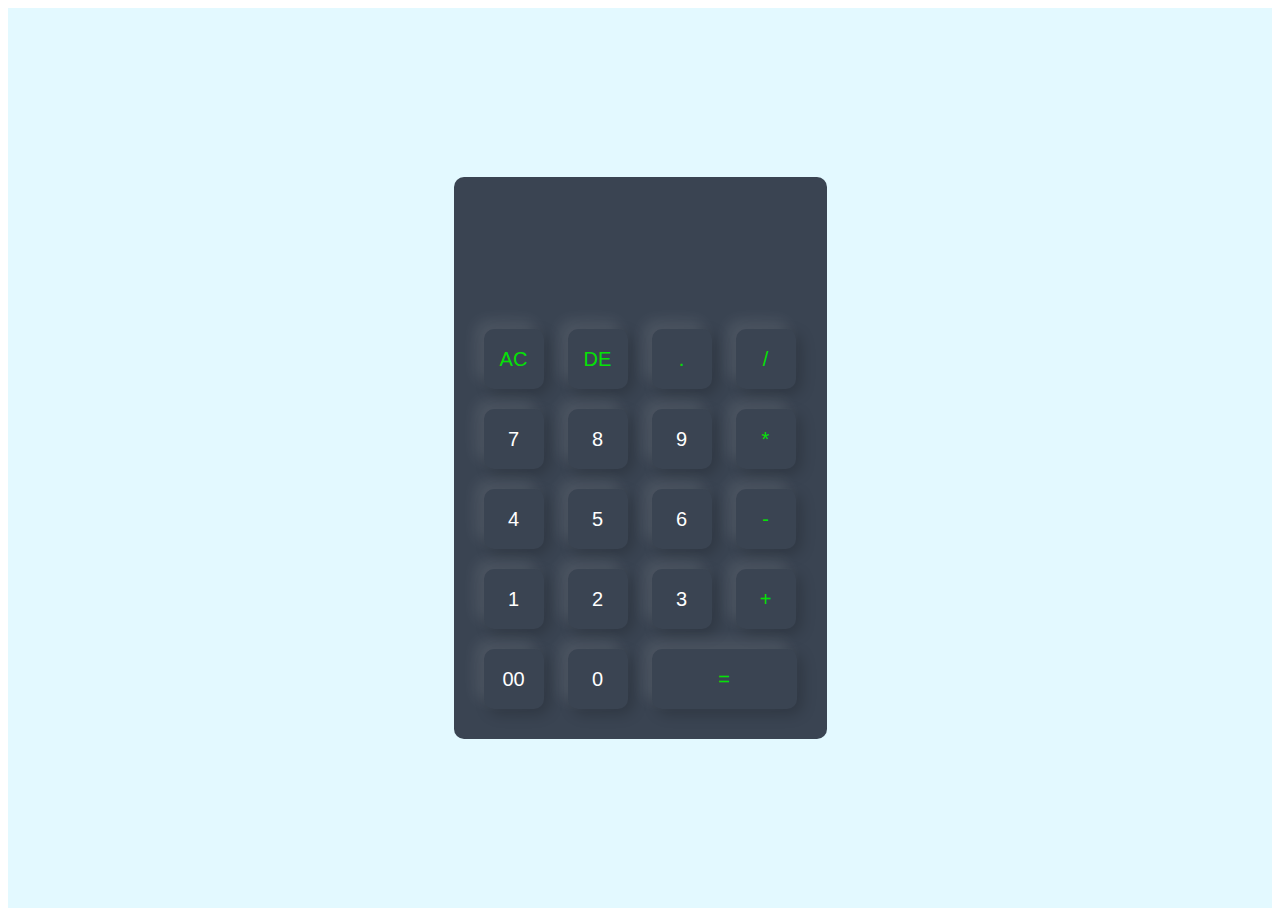
<file: Calculator/index.html>
<!DOCTYPE html>
<html lang="en">
<head>
    <meta charset="UTF-8">
    <meta name="viewport" content="width=device-width, initial-scale=1.0">
    <title>Calculator Using Javascript- Dope Developers</title>
    <link rel="stylesheet" href="style.css">
</head>
<body>
    <div class="container">
        <div class="calculator">
            <form>
                <div class="display">
                    <input type="text" name="display">
                </div>
                <div>
                    <input type="button" value="AC" onclick="display.value = '' " class="operator">
                    <input type="button" value="DE" onclick="display.value = display.value.toString().slice(0,-1)" class="operator">
                    <input type="button" value="." onclick="display.value += '.' " class="operator">
                    <input type="button" value="/" onclick="display.value += '/' " class="operator">
                </div>
                <div>
                    <input type="button" value="7" onclick="display.value += '7' ">
                    <input type="button" value="8" onclick="display.value += '8' ">
                    <input type="button" value="9" onclick="display.value += '9' ">
                    <input type="button" value="*" onclick="display.value += '*' "class="operator">
                </div>
                <div>
                    <input type="button" value="4" onclick="display.value += '4' ">
                    <input type="button" value="5" onclick="display.value += '5' ">
                    <input type="button" value="6" onclick="display.value += '6' ">
                    <input type="button" value="-" onclick="display.value += '-' " class="operator">
                </div>
                <div>
                    <input type="button" value="1" onclick="display.value += '1' ">
                    <input type="button" value="2" onclick="display.value += '2' ">
                    <input type="button" value="3" onclick="display.value += '3' ">
                    <input type="button" value="+" onclick="display.value += '+' " class="operator">
                </div>
                <div>
                    <input type="button" value="00" onclick="display.value += '00' ">
                    <input type="button" value="0" onclick="display.value += '0' ">
                    <input type="button" value="=" onclick="display.value = eval(display.value)" class="equal operator">
                    
                </div>
            </form>
        </div>
    </div>
</body>
</html>
</file>
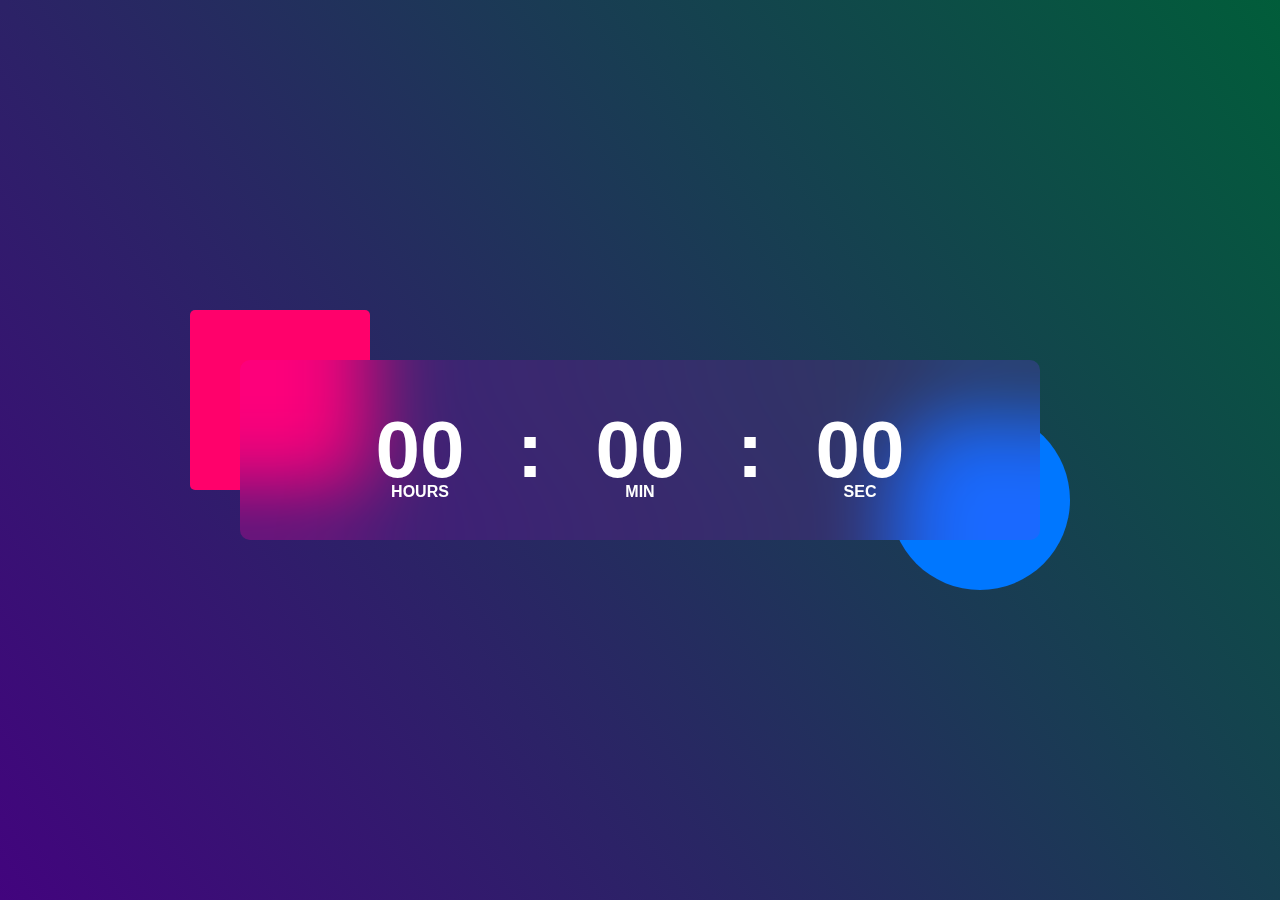
<file: Digital Clock/index.html>
<!DOCTYPE html>
<html lang="en">
<head>
  <meta charset="UTF-8">
  <meta name="viewport" content="width=device-width, initial-scale=1.0">
  <title>Digital Clock in HTML/CSS-By Dan Aleko</title>
  <link rel="stylesheet" href="styles.css">
</head>
<body>
 <div class="hero">
  <div class="container">
    <div class="clock">
     <span id="hrs">00</span>
     <span>:</span>
     <span id="min">00</span>
     <span>:</span>
     <span id="sec">00</span>
    </div>
  </div>
 </div>

 </div>
<script>

  let hrs = document.getElementById("hrs");
  let min = document.getElementById("min");
  let sec = document.getElementById("sec");

  setInterval(() => {
    let currentTime = new Date();

    hrs.innerHTML = (currentTime.getHours() < 10 ? "0" : "") + currentTime.getHours();
    min.innerHTML = (currentTime.getMinutes() < 10 ? "0" : "") + currentTime.getMinutes();
    sec.innerHTML = (currentTime.getSeconds() < 10 ? "0" : "") + currentTime.getSeconds();
}, 1000);


  
</script>


</body>
</html>
</file>
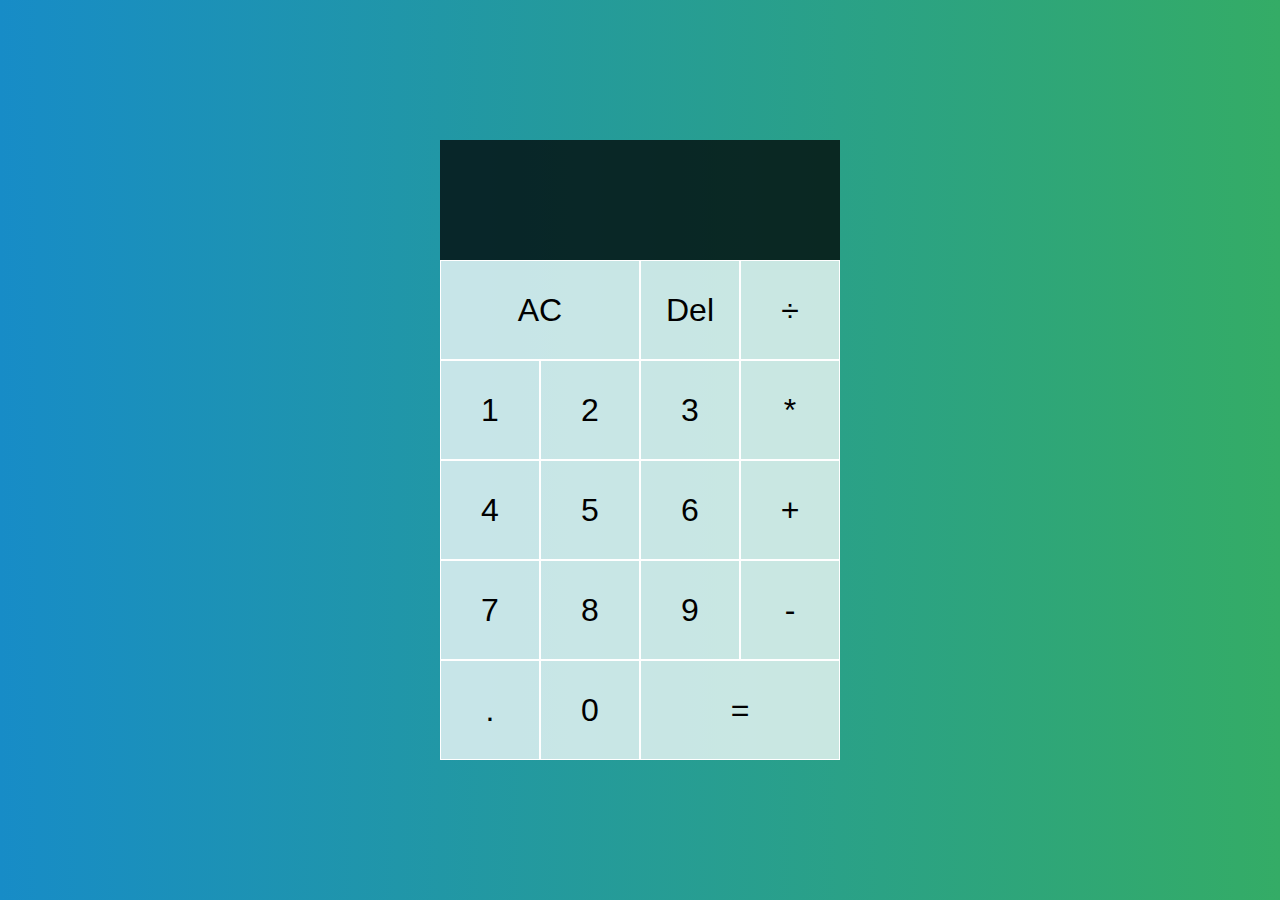
<file: javascript-calculator-main/index.html>
<!DOCTYPE html>
<html lang="en">
  <head>
    <meta charset="UTF-8" />
    <meta http-equiv="X-UA-Compatible" content="IE=edge" />
    <meta name="viewport" content="width=device-width, initial-scale=1.0" />
    <title>Calculator</title>
    <link rel="stylesheet" href="styles.css" />
  </head>
  <body>
    <div class="calculator-grid">
      <div class="output">
        <div data-previous-operand class="previous-operand"></div>
        <div data-current-operand class="current-operand"></div>
      </div>
      <button data-all-clear class="span-two">AC</button>
      <button data-delete>Del</button>
      <button data-operation>÷</button>
      <button data-number>1</button>
      <button data-number>2</button>
      <button data-number>3</button>
      <button data-operation>*</button>
      <button data-number>4</button>
      <button data-number>5</button>
      <button data-number>6</button>
      <button data-operation>+</button>
      <button data-number>7</button>
      <button data-number>8</button>
      <button data-number>9</button>
      <button data-operation>-</button>
      <button data-number>.</button>
      <button data-number>0</button>
      <button data-equals class="span-two">=</button>
    </div>
    <script src="script.js"></script>
  </body>
</html>
</file>
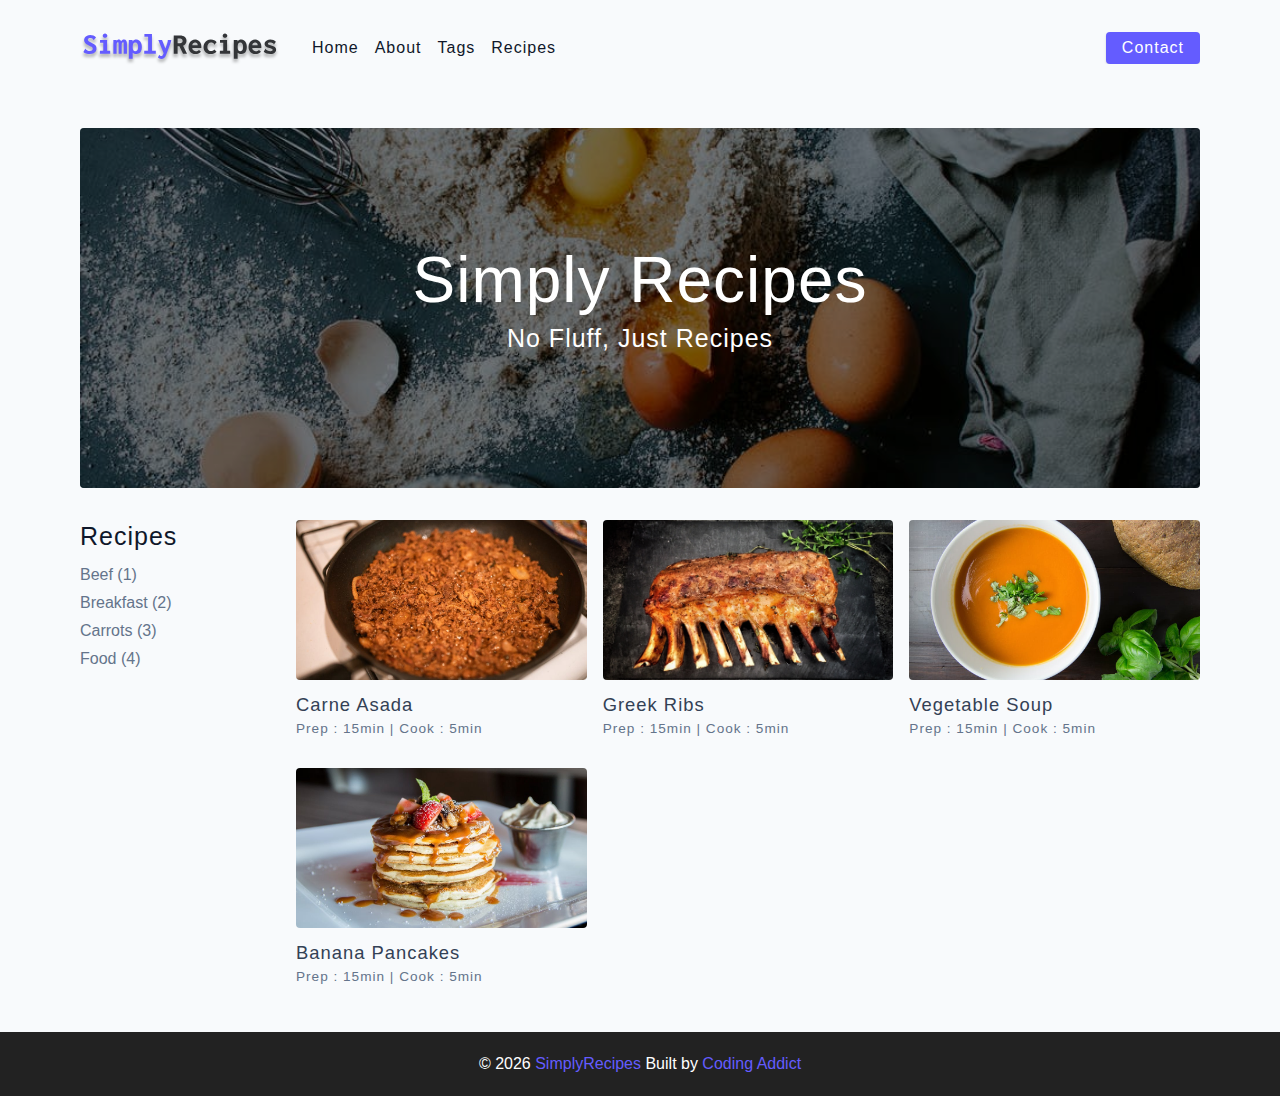
<file: Simple Recipes/index.html>
<!DOCTYPE html>
<html lang="en">
  <head>
    <meta charset="UTF-8" />
    <meta http-equiv="X-UA-Compatible" content="IE=edge" />
    <meta name="viewport" content="width=device-width, initial-scale=1.0" />
    <title>Simply Recipes || Final</title>
    <!-- favicon -->
    <link rel="shortcut icon" href="./assets/favicon.ico" type="image/x-icon" />
    <!-- normalize -->
    <link rel="stylesheet" href="./css/normalize.css" />
    <!-- font-awesome -->
    <link
      rel="stylesheet"
      href="https://cdnjs.cloudflare.com/ajax/libs/font-awesome/5.14.0/css/all.min.css"
    />
    <!-- main css -->
    <link rel="stylesheet" href="./css/main.css" />
  </head>
  <body>
    <!-- nav  -->
    <nav class="navbar">
      <div class="nav-center">
        <div class="nav-header">
          <a href="index.html" class="nav-logo">
            <img src="./assets/logo.svg" alt="simply recipes" />
          </a>
          <button class="nav-btn btn">
            <i class="fas fa-align-justify"></i>
          </button>
        </div>
        <div class="nav-links">
          <a href="index.html" class="nav-link"> home </a>
          <a href="about.html" class="nav-link"> about </a>
          <a href="tags.html" class="nav-link"> tags </a>
          <a href="recipes.html" class="nav-link"> recipes </a>

          <div class="nav-link contact-link">
            <a href="contact.html" class="btn"> contact </a>
          </div>
        </div>
      </div>
    </nav>
    <!-- end of nav -->
    <!-- main -->
    <main class="page">
      <!-- header -->
      <header class="hero">
        <div class="hero-container">
          <div class="hero-text">
            <h1>simply recipes</h1>
            <h4>no fluff, just recipes</h4>
          </div>
        </div>
      </header>
      <!-- end of header -->
      <section class="recipes-container">
        <!-- tag container -->
        <div class="tags-container">
          <h4>recipes</h4>
          <div class="tags-list">
            <a href="tag-template.html">Beef (1)</a>
            <a href="tag-template.html">Breakfast (2)</a>
            <a href="tag-template.html">Carrots (3)</a>
            <a href="tag-template.html">Food (4)</a>
          </div>
        </div>
        <!-- end of tag container -->
        <!-- recipes list -->
        <div class="recipes-list">
          <!-- single recipe -->
          <a href="single-recipe.html" class="recipe">
            <img
              src="./assets/recipes/recipe-1.jpeg"
              class="img recipe-img"
              alt=""
            />
            <h5>Carne Asada</h5>
            <p>Prep : 15min | Cook : 5min</p>
          </a>
          <!-- end of single recipe -->
          <!-- single recipe -->
          <a href="single-recipe.html" class="recipe">
            <img
              src="./assets/recipes/recipe-2.jpeg"
              class="img recipe-img"
              alt=""
            />
            <h5>Greek Ribs</h5>
            <p>Prep : 15min | Cook : 5min</p>
          </a>
          <!-- end of single recipe -->
          <!-- single recipe -->
          <a href="single-recipe.html" class="recipe">
            <img
              src="./assets/recipes/recipe-3.jpeg"
              class="img recipe-img"
              alt=""
            />
            <h5>Vegetable Soup</h5>
            <p>Prep : 15min | Cook : 5min</p>
          </a>
          <!-- end of single recipe -->
          <!-- single recipe -->
          <a href="single-recipe.html" class="recipe">
            <img
              src="./assets/recipes/recipe-4.jpeg"
              class="img recipe-img"
              alt=""
            />
            <h5>Banana Pancakes</h5>
            <p>Prep : 15min | Cook : 5min</p>
          </a>
          <!-- end of single recipe -->
        </div>
        <!-- end of recipes list -->
      </section>
    </main>
    <!-- end of main -->
    <!-- footer -->
    <footer class="page-footer">
      <p>
        &copy; <span id="date"></span>
        <span class="footer-logo">SimplyRecipes</span> Built by
        <a href="https://www.johnsmilga.com/">Coding Addict</a>
      </p>
    </footer>
    <script src="./js/app.js"></script>
  </body>
</html>
</file>
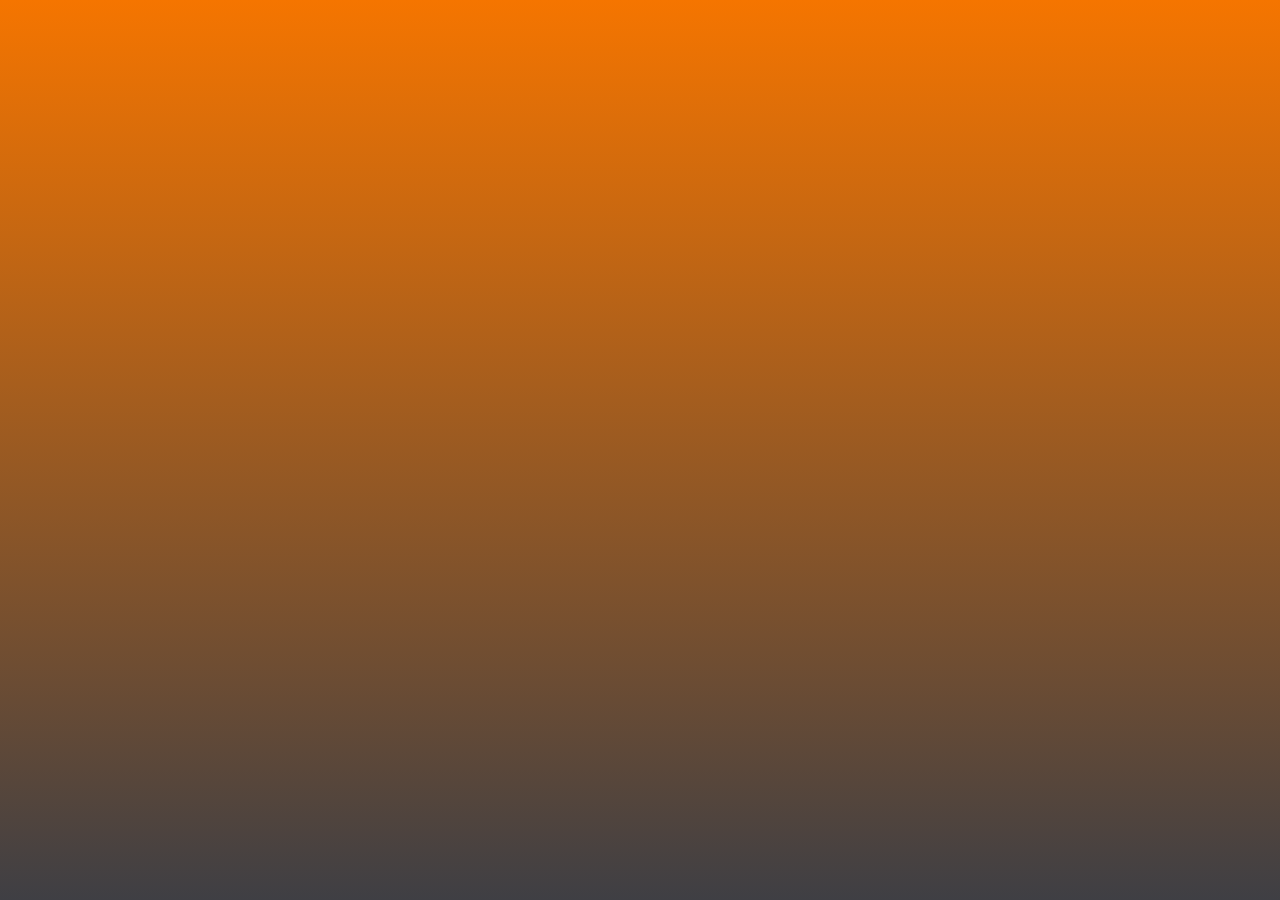
<file: Vertical Card Slider/index.html>
<!DOCTYPE  html>
<!-- visit youtube.com/dope developers for more source codes -->
<html lang="en">
<head>
    <meta charset="UTF-8">
    <meta name="viewport" content="width=device-width, initial-scale=1.0">
    <title>Vertical Card Slider | CodingNepal</title>
    <link rel="stylesheet" href="style.css">
</head>
<body>
  <div class="wrapper">
    <div class="outer">
      <div class="card" style="--delay:-1;">
        <div class="content">
          <div class="img"><img src="images/img-1.jpg" alt=""></div>
          <div class="details">
            <span class="name">Oliver Queen</span>
            <p>Founder</p>
          </div>
        </div>
        <a href="#">Follow</a>
      </div>
      <div class="card" style="--delay:0;">
        <div class="content">
          <div class="img"><img src="images/img-2.jpg" alt=""></div>
          <div class="details">
            <span class="name">John Diggle</span>
            <p>Security Expert</p>
          </div>
        </div>
        <a href="#">Follow</a>
      </div>
      <div class="card" style="--delay:1;">
        <div class="content">
          <div class="img"><img src="images/img-3.jpg" alt=""></div>
          <div class="details">
            <span class="name">Felicity Smoke</span>
            <p>Ethical Hacker</p>
          </div>
        </div>
        <a href="#">Follow</a>
      </div>
      <div class="card" style="--delay:2;">
        <div class="content">
          <div class="img"><img src="images/img-4.jpg" alt=""></div>
          <div class="details">
            <span class="name">Mr. Nobody</span>
            <p>Nobody</p>
          </div>
        </div>
        <a href="#">Follow</a>
      </div>
      <div class="card" style="--delay:2;">
        <div class="content">
          <div class="img"><img src="images/img-5.jpg" alt=""></div>
          <div class="details">
            <span class="name">Lance Senior</span>
            <p>Deputy C.E.O</p>
          </div>
        </div>
        <a href="#">Follow</a>
      </div>
    </div>
  </div>

</body>
</html>
</file>
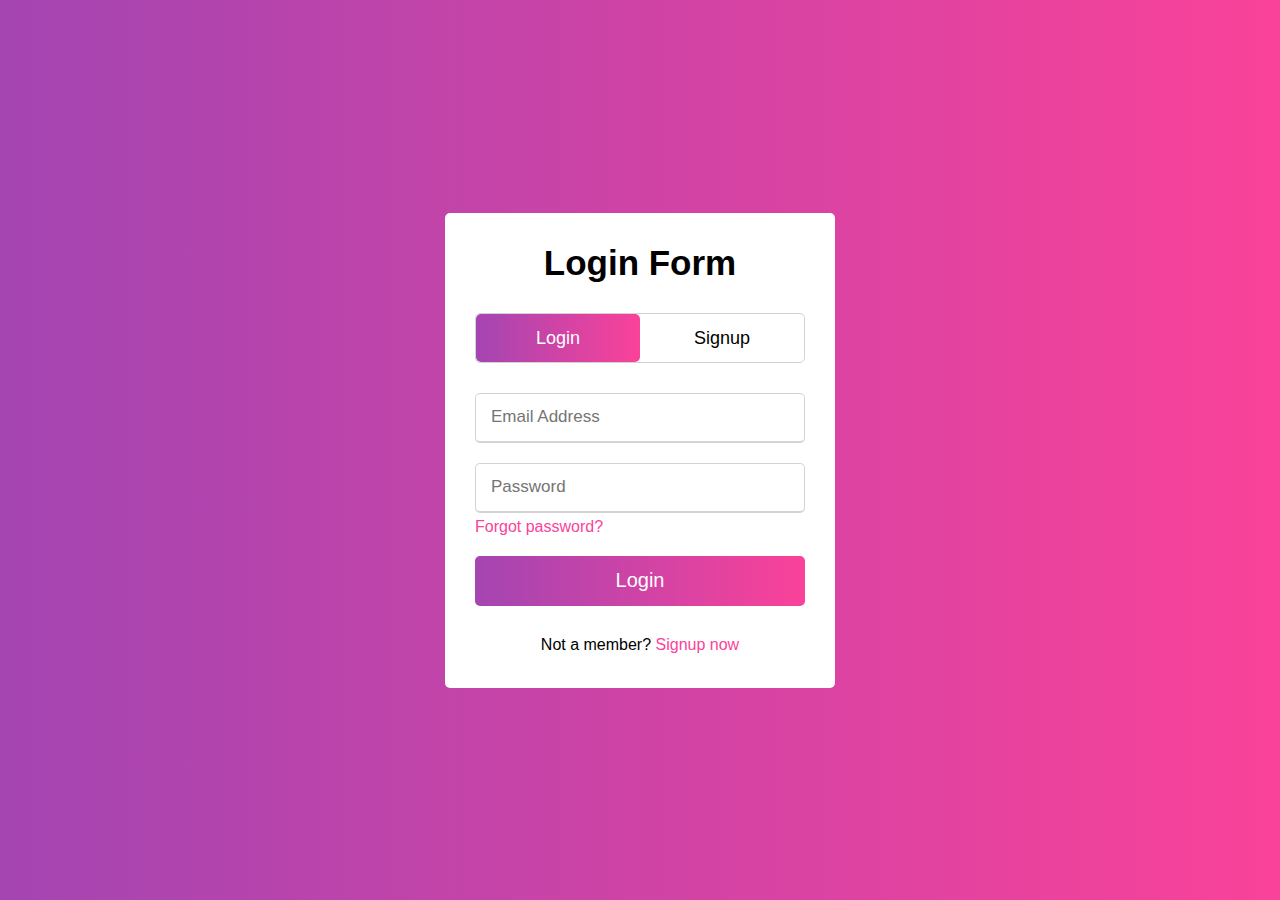
<file: Animated-login.html>
<!DOCTYPE html>
<html lang="en">
<head>
    <meta charset="UTF-8">
    <meta name="viewport" content="width=device-width, initial-scale=1.0">
    <title>Login Page</title>
</head>


<style>

*{
    margin: 0;
    padding: 0;
    box-sizing: border-box;
    font-family: sans-serif;
}

html,body{
   display: grid;
   height: 100%;
   width: 100%;
   place-items: center;
   background: #f2f2f2;
   background: -webkit-linear-gradient(left, #a445b2,#fa4299);

}

.wrapper{
    max-width: 390px;
    box-shadow: 0 15px 20px rgba(0,0,0,0,.1);
    background: #fff;
    padding: 30px;
    border-radius: 5px;
    overflow: hidden;
}

 .wrapper .title-text{
    display: flex;
    width: 200%;
}

.wrapper .title-text .title{
    width: 50%;
    font-weight: 600;
    font-size: 35px;
    text-align: center;
}

.wrapper .form-container{
    width: 100%;
    overflow: hidden;
}

form{
    width: 50%;
}

.form-container .form-inner{
display: flex;
width: 200%;
}

.slide-controls{
    position: relative;
    display: flex;
    width: 100%;
    height: 50px;
    margin: 30px 0 10px 0;
    justify-content: space-between;
    border: 1px solid lightgray;
    border-radius: 5px;
    overflow: hidden;
}

.slide-tab{
    position: absolute;
    height: 100%;
    width: 50%;
    left: 0;
    z-index: 0;
    background: -webkit-linear-gradient(left, #a445b2,#fa4299);
    border-radius: 5px;
    transition: all .6s cubic-bezier(0.68, -0.55, 0.265, 1.55);


}

.slide{
    height: 100%;
    width: 100%;
    font-size: 18px;
    text-align: center;
    cursor: pointer;
    line-height: 48px;
    font-weight: 500;
    z-index: 1;
    color: #fff;
    transition: all .6s ease;

}

.signup{
color: black;
}

.field{
height: 50px;
width: 100%;
margin-top: 20px;
margin-bottom: 5px;

}

input{
    height: 100%;
    width: 100%;
    outline: none;
    padding-left: 15px;
    border-radius: 5px;
    font-size: 17px;
    border: 1px solid lightgray;
    border-bottom-width: 2px; /*thickness of border*/
    transition: all .4s ease;
}

input:focus{
    border-color: #fc83bb;
}

.signup-link{
    text-align: center;
    margin-top: 30px;
}

.pass-link a, .signup-link a{
    margin-top: 5px;
    color: #fa4299;
    text-decoration: none;
}

.pass-link a:hover, .signup-link a:hover{
    text-decoration: underline;
}
/*move to the right when clicked on*/
#signup:checked ~ .slide-tab{
    left: 50%;
}

#signup:checked ~ .signup{
    color: #fff;
}

#signup:checked ~ .login{
    color: #000;
}

input[type="submit"] {
    margin-bottom: 12px;
    background: -webkit-linear-gradient(left, #a445b2,#fa4299);
    color: white;
    font-size: 20px;
    font-weight: 500;
    cursor: pointer;
    border: none;
    padding-left: 0px;
}

input[type="radio"]{
    display: none;
}


</style>

<body>
    <div class="wrapper">
        <div class="title-text">
        <div class="title login">Login Form</div>
        <div class="title signup">Signin form</div>
    </div>

       <div class="form-container">
        <div class="slide-controls">
            <input type="radio" name="slider" id="login" checked>
            <input type="radio" name="slider" id="signup">

            <label for="login" class="slide login">Login</label>
            <label for="signup" class="slide signup">Signup</label>
            <div class="slide-tab"></div>
        </div>
       
        <div class="form-inner">
            <!--contains login form-->
            <form action="#" class="login">

                <div class="field"> <!--contains text-box-->
                    <input type="email" name="email" id="email" placeholder="Email Address" required>
                </div>

                <div class="field">
                    <input type="password" name="password" id="password" placeholder="Password" required>
                </div>

                <div class="pass-link"><a href="#">Forgot password?</a></div>

                <div class="field">
                    <input type="submit" value="Login">
                </div>

<div class="signup-link">Not a member? <a href="#">Signup now</a></div>

            </form>

            <!--contains signup form-->
            <form action="#" class="signup">

                <div class="field"> <!--contains text-box-->
                    <input type="email" name="email" id="email" placeholder="Email Address" required>
                </div>

                <div class="field">
                    <input type="password" name="password" id="password" placeholder="Password" required>
                </div>

                <div class="field">
                    <input type="password" name="password" id="password" placeholder="Confirm password" required>
                </div>

                <div class="field">
                    <input type="submit" value="Signup">
                </div>



            </form>
        </div>
    </div>
    </div>

<script>
    const loginForm = document.querySelector("form.login");
    const signupForm = document.querySelector("form.signup");
    const loginBtn = document.querySelector("label.login");
    const signupBtn = document.querySelector("label.signup");
    const signuplink = document.querySelector("signup-link a");
    const loginText = document.querySelector(".title-text .login");
    const signupText = document.querySelector(".title-text .signup");
    
    
    signupBtn.onclick= (()=>{
        loginForm.style.marginLeft = "-50%";
        loginText.style.marginLeft = "-50%";


    });   

    loginBtn.onclick = (()=>{
        loginForm.style.marginLeft = "0%";
        loginText.style.marginLeft = "0%";
    });

signupLink.onclick = (() =>{
    signupBtn.click();
        return false;
    });
</script>

</body>
</html>
</file>
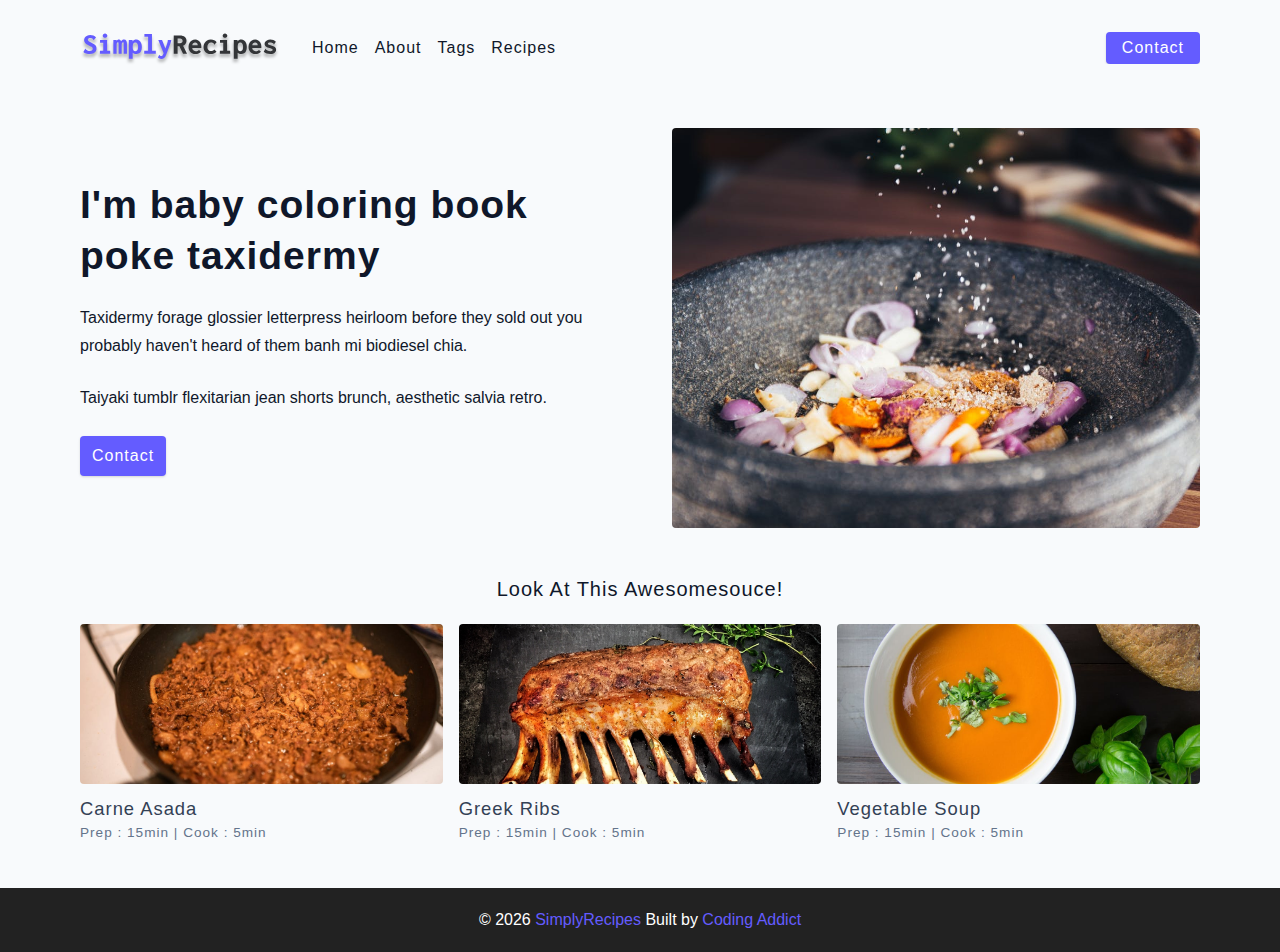
<file: Simple Recipes/about.html>
<!DOCTYPE html>
<html lang="en">
  <head>
    <meta charset="UTF-8" />
    <meta http-equiv="X-UA-Compatible" content="IE=edge" />
    <meta name="viewport" content="width=device-width, initial-scale=1.0" />
    <title>About || Final</title>
    <!-- favicon -->
    <link rel="shortcut icon" href="./assets/favicon.ico" type="image/x-icon" />
    <!-- normalize -->
    <link rel="stylesheet" href="./css/normalize.css" />
    <!-- font-awesome -->
    <link
      rel="stylesheet"
      href="https://cdnjs.cloudflare.com/ajax/libs/font-awesome/5.14.0/css/all.min.css"
    />
    <!-- main css -->
    <link rel="stylesheet" href="./css/main.css" />
  </head>
  <body>
    <!-- nav  -->
    <nav class="navbar">
      <div class="nav-center">
        <div class="nav-header">
          <a href="index.html" class="nav-logo">
            <img src="./assets/logo.svg" alt="simply recipes" />
          </a>
          <button class="nav-btn btn">
            <i class="fas fa-align-justify"></i>
          </button>
        </div>
        <div class="nav-links">
          <a href="index.html" class="nav-link"> home </a>
          <a href="about.html" class="nav-link"> about </a>
          <a href="tags.html" class="nav-link"> tags </a>
          <a href="recipes.html" class="nav-link"> recipes </a>

          <div class="nav-link contact-link">
            <a href="contact.html" class="btn"> contact </a>
          </div>
        </div>
      </div>
    </nav>
    <!-- end of nav -->
    <main class="page">
      <section class="about-page">
        <article>
          <h2>I'm baby coloring book poke taxidermy</h2>
          <p>
            Taxidermy forage glossier letterpress heirloom before they sold out
            you probably haven't heard of them banh mi biodiesel chia.
          </p>
          <p>
            Taiyaki tumblr flexitarian jean shorts brunch, aesthetic salvia
            retro.
          </p>
          <a href="contact.html" class="btn"> contact </a>
        </article>
        <!-- needs fixes -->
        <img
          src="./assets/about.jpeg"
          alt="Person Pouring Salt in Bowl"
          class="img about-img"
        />
      </section>
      <section class="featured-recipes">
        <h5 class="featured-title">Look At This Awesomesouce!</h5>
        <div class="recipes-list">
          <!-- single recipe -->
          <a href="single-recipe.html" class="recipe">
            <img
              src="./assets/recipes/recipe-1.jpeg"
              class="img recipe-img"
              alt=""
            />
            <h5>Carne Asada</h5>
            <p>Prep : 15min | Cook : 5min</p>
          </a>
          <!-- end of single recipe -->
          <!-- single recipe -->
          <a href="single-recipe.html" class="recipe">
            <img
              src="./assets/recipes/recipe-2.jpeg"
              class="img recipe-img"
              alt=""
            />
            <h5>Greek Ribs</h5>
            <p>Prep : 15min | Cook : 5min</p>
          </a>
          <!-- end of single recipe -->
          <!-- single recipe -->
          <a href="single-recipe.html" class="recipe">
            <img
              src="./assets/recipes/recipe-3.jpeg"
              class="img recipe-img"
              alt=""
            />
            <h5>Vegetable Soup</h5>
            <p>Prep : 15min | Cook : 5min</p>
          </a>
          <!-- end of single recipe -->
        </div>
      </section>
    </main>
    <!-- footer -->
    <footer class="page-footer">
      <p>
        &copy; <span id="date"></span>
        <span class="footer-logo">SimplyRecipes</span> Built by
        <a href="https://www.johnsmilga.com/">Coding Addict</a>
      </p>
    </footer>
    <script src="./js/app.js"></script>
  </body>
</html>
</file>
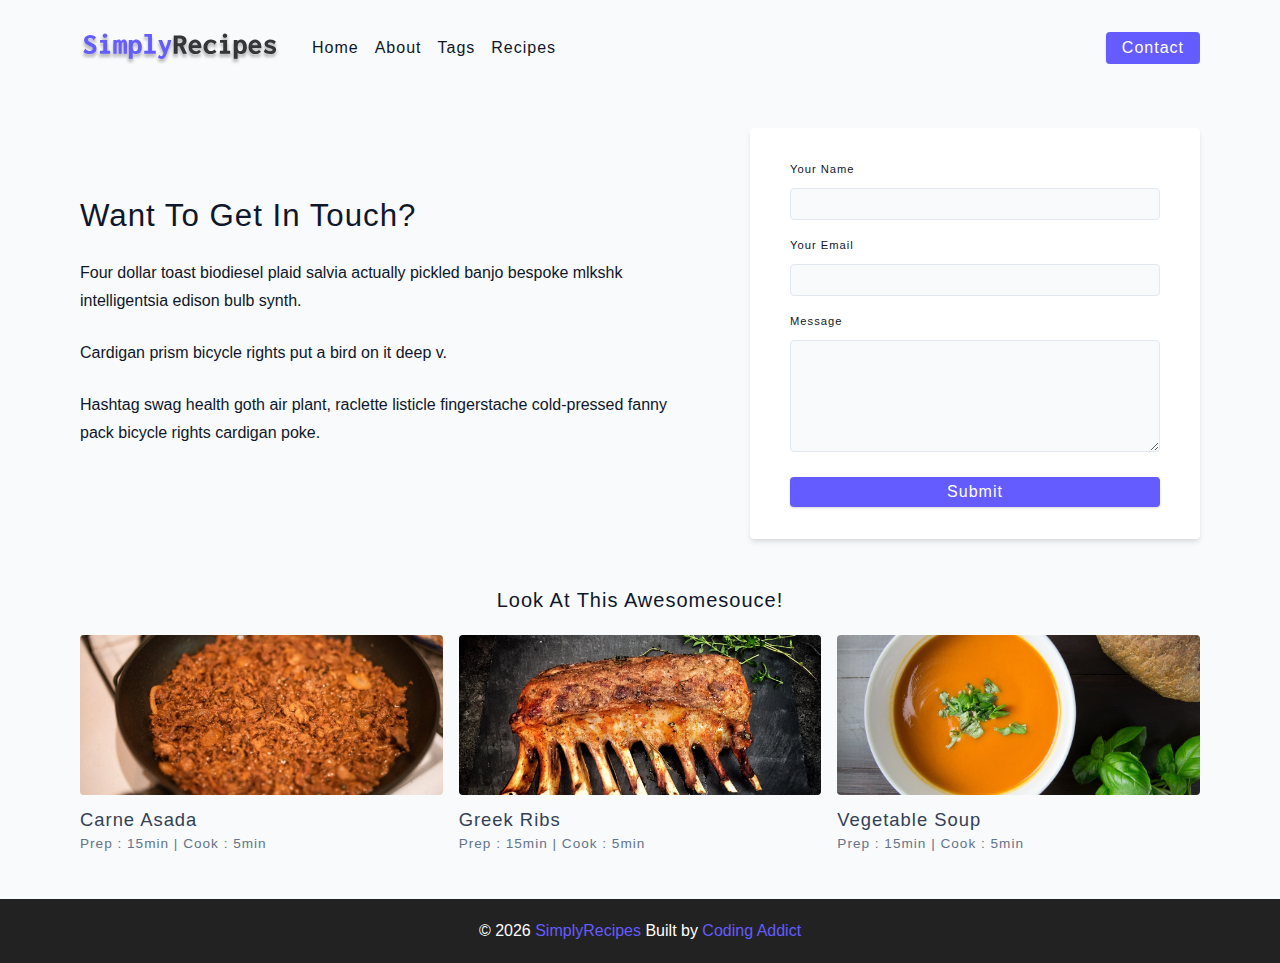
<file: Simple Recipes/contact.html>
<!DOCTYPE html>
<html lang="en">
  <head>
    <meta charset="UTF-8" />
    <meta http-equiv="X-UA-Compatible" content="IE=edge" />
    <meta name="viewport" content="width=device-width, initial-scale=1.0" />
    <title>Contact || Final</title>
    <!-- favicon -->
    <link rel="shortcut icon" href="./assets/favicon.ico" type="image/x-icon" />
    <!-- normalize -->
    <link rel="stylesheet" href="./css/normalize.css" />
    <!-- font-awesome -->
    <link
      rel="stylesheet"
      href="https://cdnjs.cloudflare.com/ajax/libs/font-awesome/5.14.0/css/all.min.css"
    />
    <!-- main css -->
    <link rel="stylesheet" href="./css/main.css" />
  </head>
  <body>
    <!-- nav  -->
    <nav class="navbar">
      <div class="nav-center">
        <div class="nav-header">
          <a href="index.html" class="nav-logo">
            <img src="./assets/logo.svg" alt="simply recipes" />
          </a>
          <button class="nav-btn btn">
            <i class="fas fa-align-justify"></i>
          </button>
        </div>
        <div class="nav-links">
          <a href="index.html" class="nav-link"> home </a>
          <a href="about.html" class="nav-link"> about </a>
          <a href="tags.html" class="nav-link"> tags </a>
          <a href="recipes.html" class="nav-link"> recipes </a>

          <div class="nav-link contact-link">
            <a href="contact.html" class="btn"> contact </a>
          </div>
        </div>
      </div>
    </nav>
    <!-- end of nav -->
    <main class="page">
     <section class="contact-container">
          <article class="contact-info">
            <h3>Want To Get In Touch?</h3>
            <p>
              Four dollar toast biodiesel plaid salvia actually pickled banjo
              bespoke mlkshk intelligentsia edison bulb synth.
            </p>
            <p>Cardigan prism bicycle rights put a bird on it deep v.</p>
            <p>
              Hashtag swag health goth air plant, raclette listicle fingerstache
              cold-pressed fanny pack bicycle rights cardigan poke.
            </p>
          </article>
          <article>
            <form class="form contact-form">
              <div class="form-row">
                <label html="name" class="form-label">your name</label>
                <input type="text" name="name" id="name" class="form-input" />
              </div>
              <div class="form-row">
                <label html="email" class="form-label">your email</label>
                <input type="text" name="email" id="email" class="form-input" />
              </div>
              <div class="form-row">
                <label html="message" class="form-label">message</label>
                <textarea name="message" id="message" class="form-textarea"></textarea>
              </div>
              <button type="submit" class="btn btn-block">
                submit
              </button>
            </form>
          </article>
        </section>
     <!-- featured recipes -->
       <section class="featured-recipes">
        <h5 class="featured-title">Look At This Awesomesouce!</h5>
        <div class="recipes-list">
          <!-- single recipe -->
          <a href="single-recipe.html" class="recipe">
            <img
              src="./assets/recipes/recipe-1.jpeg"
              class="img recipe-img"
              alt=""
            />
            <h5>Carne Asada</h5>
            <p>Prep : 15min | Cook : 5min</p>
          </a>
          <!-- end of single recipe -->
          <!-- single recipe -->
          <a href="single-recipe.html" class="recipe">
            <img
              src="./assets/recipes/recipe-2.jpeg"
              class="img recipe-img"
              alt=""
            />
            <h5>Greek Ribs</h5>
            <p>Prep : 15min | Cook : 5min</p>
          </a>
          <!-- end of single recipe -->
          <!-- single recipe -->
          <a href="single-recipe.html" class="recipe">
            <img
              src="./assets/recipes/recipe-3.jpeg"
              class="img recipe-img"
              alt=""
            />
            <h5>Vegetable Soup</h5>
            <p>Prep : 15min | Cook : 5min</p>
          </a>
          <!-- end of single recipe -->
        </div>
      </section>
    </main>
    <!-- footer -->
    <footer class="page-footer">
      <p>
        &copy; <span id="date"></span>
        <span class="footer-logo">SimplyRecipes</span> Built by
        <a href="https://www.johnsmilga.com/">Coding Addict</a>
      </p>
    </footer>
    <script src="./js/app.js"></script>
  </body>
</html>
</file>
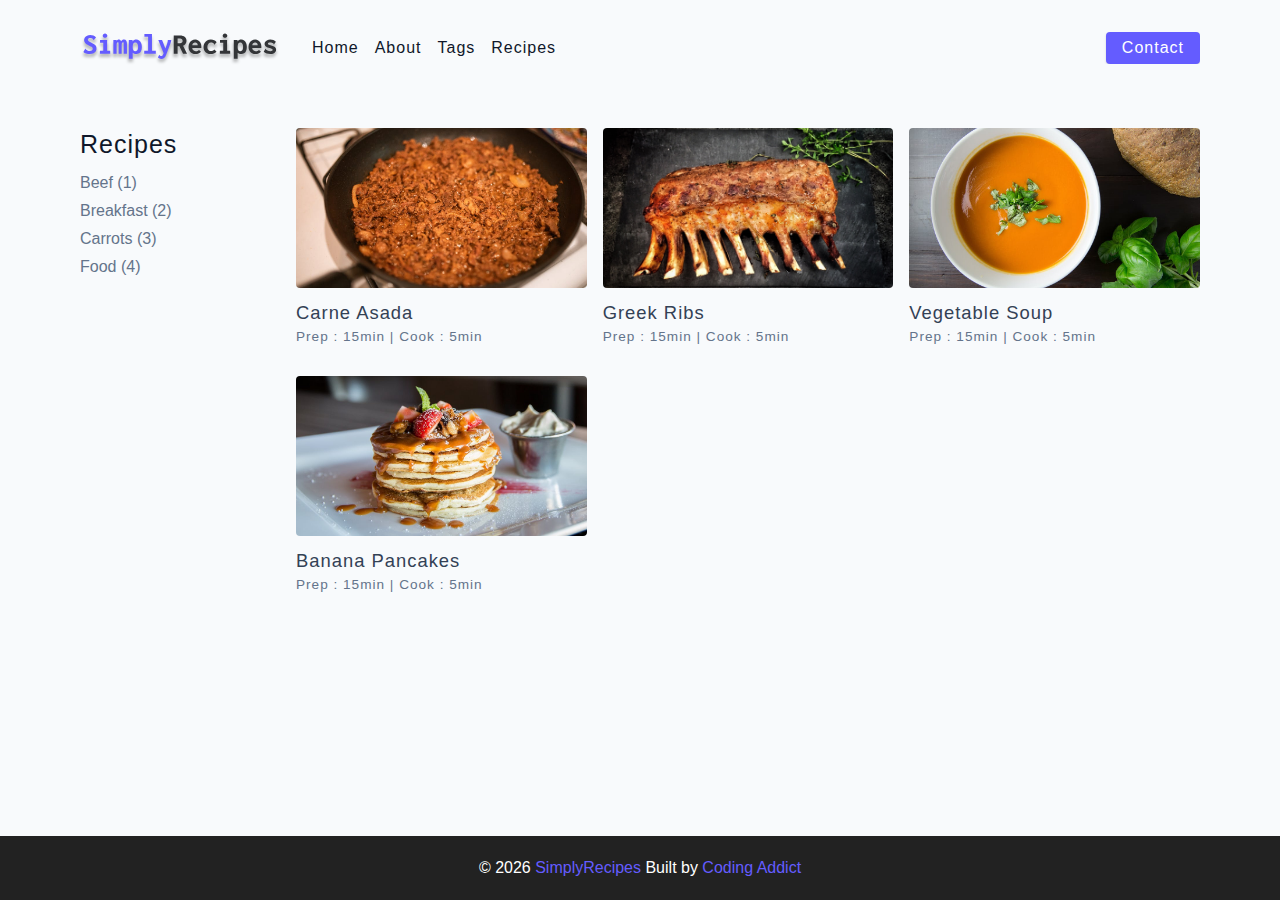
<file: Simple Recipes/recipes.html>
<!DOCTYPE html>
<html lang="en">
  <head>
    <meta charset="UTF-8" />
    <meta http-equiv="X-UA-Compatible" content="IE=edge" />
    <meta name="viewport" content="width=device-width, initial-scale=1.0" />
    <title>Recipes || Final</title>
    <!-- favicon -->
    <link rel="shortcut icon" href="./assets/favicon.ico" type="image/x-icon" />
    <!-- normalize -->
    <link rel="stylesheet" href="./css/normalize.css" />
    <!-- font-awesome -->
    <link
      rel="stylesheet"
      href="https://cdnjs.cloudflare.com/ajax/libs/font-awesome/5.14.0/css/all.min.css"
    />
    <!-- main css -->
    <link rel="stylesheet" href="./css/main.css" />
  </head>
  <body>
    <!-- nav  -->
    <nav class="navbar">
      <div class="nav-center">
        <div class="nav-header">
          <a href="index.html" class="nav-logo">
            <img src="./assets/logo.svg" alt="simply recipes" />
          </a>
          <button class="nav-btn btn">
            <i class="fas fa-align-justify"></i>
          </button>
        </div>
        <div class="nav-links">
          <a href="index.html" class="nav-link"> home </a>
          <a href="about.html" class="nav-link"> about </a>
          <a href="tags.html" class="nav-link"> tags </a>
          <a href="recipes.html" class="nav-link"> recipes </a>

          <div class="nav-link contact-link">
            <a href="contact.html" class="btn"> contact </a>
          </div>
        </div>
      </div>
    </nav>
    <!-- end of nav -->
    <!-- main -->
    <main class="page">
      <section class="recipes-container">
        <!-- tag container -->
        <div class="tags-container">
          <h4>recipes</h4>
          <div class="tags-list">
            <a href="tag-template.html">Beef (1)</a>
            <a href="tag-template.html">Breakfast (2)</a>
            <a href="tag-template.html">Carrots (3)</a>
            <a href="tag-template.html">Food (4)</a>
          </div>
        </div>
        <!-- end of tag container -->
        <!-- recipes list -->
        <div class="recipes-list">
          <!-- single recipe -->
          <a href="single-recipe.html" class="recipe">
            <img
              src="./assets/recipes/recipe-1.jpeg"
              class="img recipe-img"
              alt=""
            />
            <h5>Carne Asada</h5>
            <p>Prep : 15min | Cook : 5min</p>
          </a>
          <!-- end of single recipe -->
          <!-- single recipe -->
          <a href="single-recipe.html" class="recipe">
            <img
              src="./assets/recipes/recipe-2.jpeg"
              class="img recipe-img"
              alt=""
            />
            <h5>Greek Ribs</h5>
            <p>Prep : 15min | Cook : 5min</p>
          </a>
          <!-- end of single recipe -->
          <!-- single recipe -->
          <a href="single-recipe.html" class="recipe">
            <img
              src="./assets/recipes/recipe-3.jpeg"
              class="img recipe-img"
              alt=""
            />
            <h5>Vegetable Soup</h5>
            <p>Prep : 15min | Cook : 5min</p>
          </a>
          <!-- end of single recipe -->
          <!-- single recipe -->
          <a href="single-recipe.html" class="recipe">
            <img
              src="./assets/recipes/recipe-4.jpeg"
              class="img recipe-img"
              alt=""
            />
            <h5>Banana Pancakes</h5>
            <p>Prep : 15min | Cook : 5min</p>
          </a>
          <!-- end of single recipe -->
        </div>
      </section>
    </main>
    <!-- end of main -->
    <!-- footer -->
    <footer class="page-footer">
      <p>
        &copy; <span id="date"></span>
        <span class="footer-logo">SimplyRecipes</span> Built by
        <a href="https://www.johnsmilga.com/">Coding Addict</a>
      </p>
    </footer>
    <script src="./js/app.js"></script>
  </body>
</html>
</file>
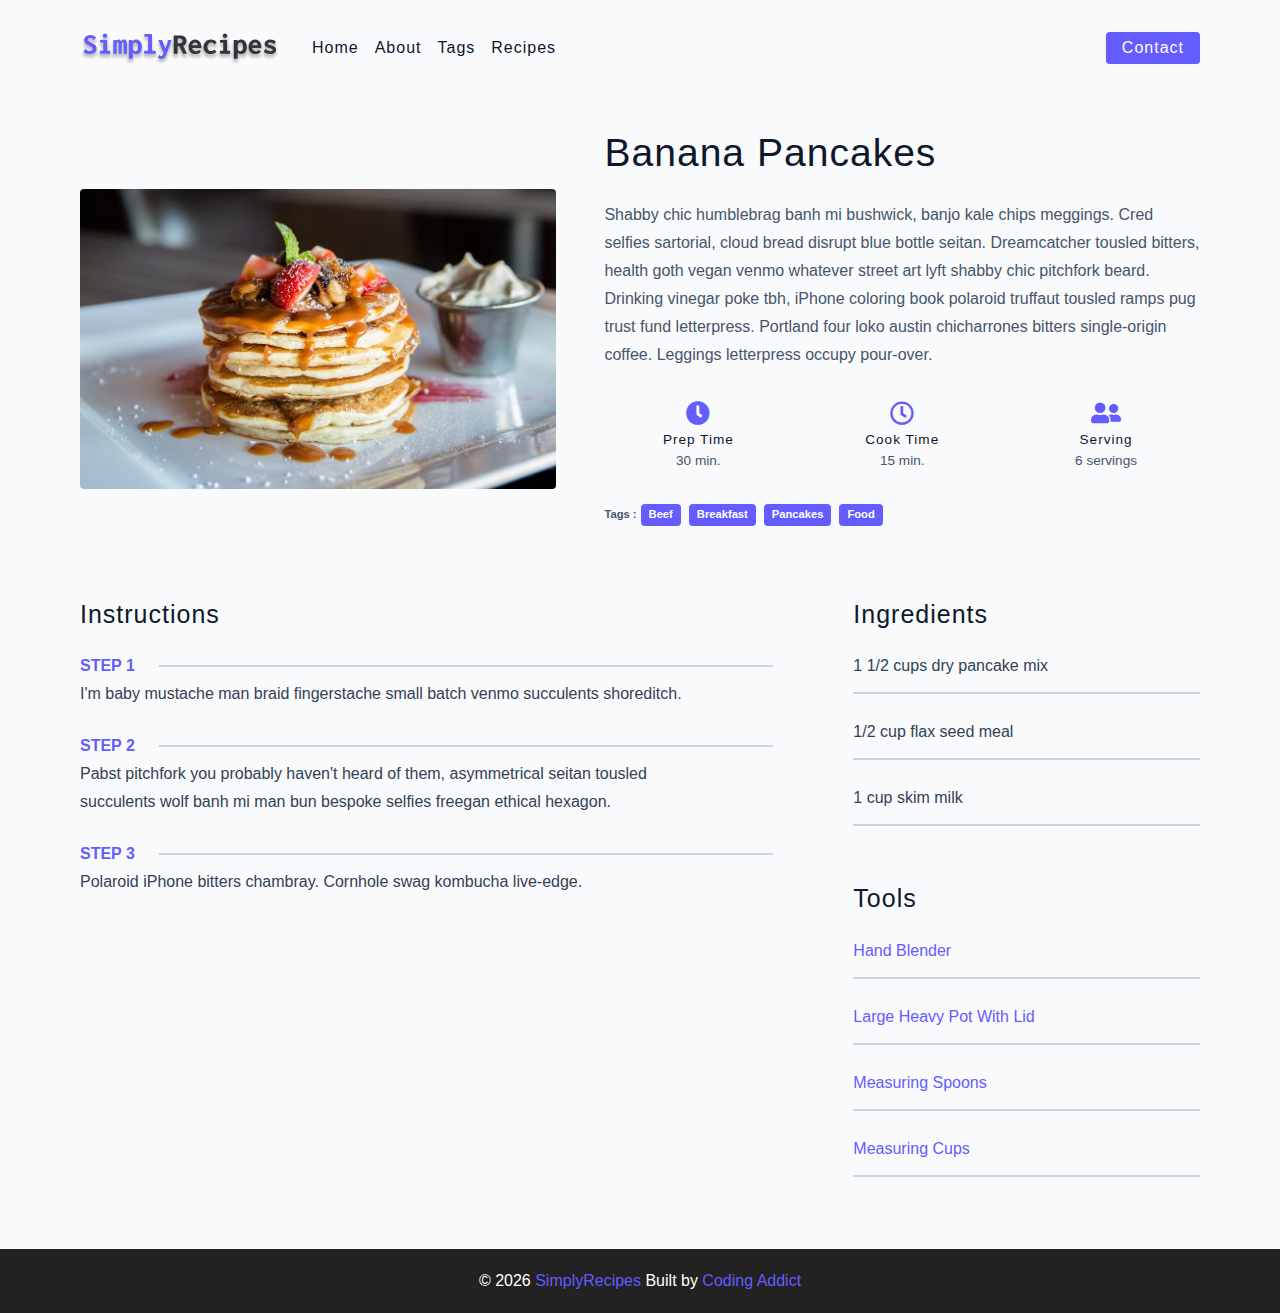
<file: Simple Recipes/single-recipe.html>
<!DOCTYPE html>
<html lang="en">
  <head>
    <meta charset="UTF-8" />
    <meta http-equiv="X-UA-Compatible" content="IE=edge" />
    <meta name="viewport" content="width=device-width, initial-scale=1.0" />
    <title>Single Recipe || Final</title>
    <!-- favicon -->
    <link rel="shortcut icon" href="./assets/favicon.ico" type="image/x-icon" />
    <!-- normalize -->
    <link rel="stylesheet" href="./css/normalize.css" />
    <!-- font-awesome -->
    <link
      rel="stylesheet"
      href="https://cdnjs.cloudflare.com/ajax/libs/font-awesome/5.14.0/css/all.min.css"
    />
    <!-- main css -->
    <link rel="stylesheet" href="./css/main.css" />
  </head>
  <body>
    <!-- nav  -->
    <nav class="navbar">
      <div class="nav-center">
        <div class="nav-header">
          <a href="index.html" class="nav-logo">
            <img src="./assets/logo.svg" alt="simply recipes" />
          </a>
          <button class="nav-btn btn">
            <i class="fas fa-align-justify"></i>
          </button>
        </div>
        <div class="nav-links">
          <a href="index.html" class="nav-link"> home </a>
          <a href="about.html" class="nav-link"> about </a>
          <a href="tags.html" class="nav-link"> tags </a>
          <a href="recipes.html" class="nav-link"> recipes </a>

          <div class="nav-link contact-link">
            <a href="contact.html" class="btn"> contact </a>
          </div>
        </div>
      </div>
    </nav>
    <!-- end of nav -->
    <main class="page">
      <div class="recipe-page">
        <section class="recipe-hero">
          <img
            src="./assets/recipes/recipe-4.jpeg"
            class="img recipe-hero-img"
          />
          <article class="recipe-info">
            <h2>Banana Pancakes</h2>
            <p>
              Shabby chic humblebrag banh mi bushwick, banjo kale chips
              meggings. Cred selfies sartorial, cloud bread disrupt blue bottle
              seitan. Dreamcatcher tousled bitters, health goth vegan venmo
              whatever street art lyft shabby chic pitchfork beard. Drinking
              vinegar poke tbh, iPhone coloring book polaroid truffaut tousled
              ramps pug trust fund letterpress. Portland four loko austin
              chicharrones bitters single-origin coffee. Leggings letterpress
              occupy pour-over.
            </p>
            <div class="recipe-icons">
              <article>
                <i class="fas fa-clock"></i>
                <h5>prep time</h5>
                <p>30 min.</p>
              </article>
              <article>
                <i class="far fa-clock"></i>
                <h5>cook time</h5>
                <p>15 min.</p>
              </article>
              <article>
                <i class="fas fa-user-friends"></i>
                <h5>serving</h5>
                <p>6 servings</p>
              </article>
            </div>
            <p class="recipe-tags">
              Tags : <a href="tag-template.html">beef</a>
              <a href="tag-template.html">breakfast</a>
              <a href="tag-template.html">pancakes</a>
              <a href="tag-template.html">food</a>
            </p>
          </article>
        </section>
        <!-- content -->
        <section class="recipe-content">
          <article>
            <h4>instructions</h4>
            <!-- single instruction -->
            <div class="single-instruction">
              <header>
                <p>step 1</p>
                <div></div>
              </header>
              <p>
                I'm baby mustache man braid fingerstache small batch venmo
                succulents shoreditch.
              </p>
            </div>
            <!-- end of single instruction -->
            <!-- single instruction -->
            <div class="single-instruction">
              <header>
                <p>step 2</p>
                <div></div>
              </header>
              <p>
                Pabst pitchfork you probably haven't heard of them, asymmetrical
                seitan tousled succulents wolf banh mi man bun bespoke selfies
                freegan ethical hexagon.
              </p>
            </div>
            <!-- end of single instruction -->
            <!-- single instruction -->
            <div class="single-instruction">
              <header>
                <p>step 3</p>
                <div></div>
              </header>
              <p>
                Polaroid iPhone bitters chambray. Cornhole swag kombucha
                live-edge.
              </p>
            </div>
            <!-- end of single instruction -->
          </article>
          <article class="second-column">
            <div>
              <h4>ingredients</h4>
              <p class="single-ingredient">1 1/2 cups dry pancake mix</p>
              <p class="single-ingredient">1/2 cup flax seed meal</p>
              <p class="single-ingredient">1 cup skim milk</p>
            </div>
            <div>
              <h4>tools</h4>
              <p class="single-tool">Hand Blender</p>
              <p class="single-tool">Large Heavy Pot With Lid</p>
              <p class="single-tool">Measuring Spoons</p>
              <p class="single-tool">Measuring Cups</p>
            </div>
          </article>
        </section>
      </div>
    </main>
    <!-- footer -->
    <footer class="page-footer">
      <p>
        &copy; <span id="date"></span>
        <span class="footer-logo">SimplyRecipes</span> Built by
        <a href="https://www.johnsmilga.com/">Coding Addict</a>
      </p>
    </footer>
    <script src="./js/app.js"></script>
  </body>
</html>
</file>
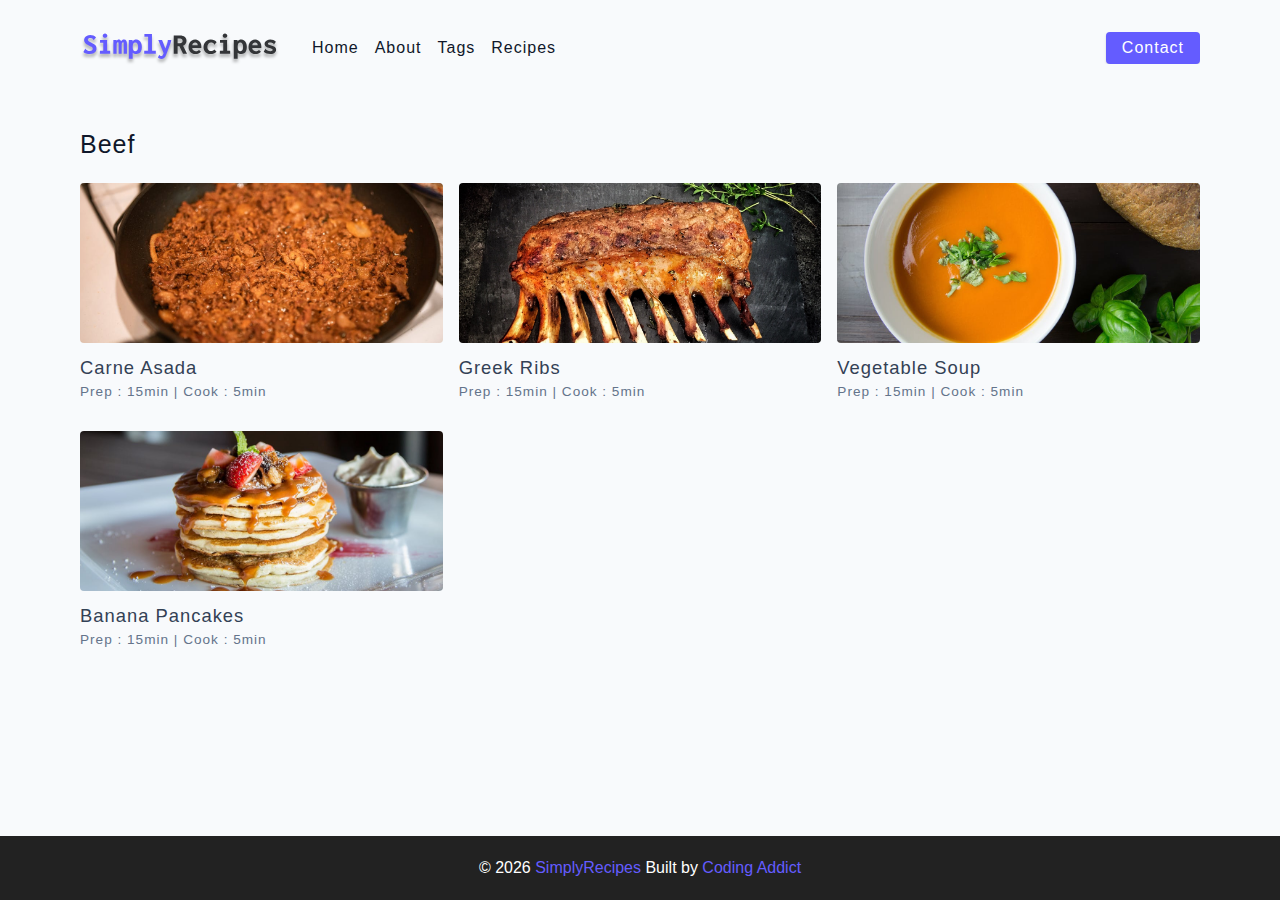
<file: Simple Recipes/tag-template.html>
<!DOCTYPE html>
<html lang="en">
  <head>
    <meta charset="UTF-8" />
    <meta http-equiv="X-UA-Compatible" content="IE=edge" />
    <meta name="viewport" content="width=device-width, initial-scale=1.0" />
    <title>Recipe Template || Final</title>
    <!-- favicon -->
    <link rel="shortcut icon" href="./assets/favicon.ico" type="image/x-icon" />
    <!-- normalize -->
    <link rel="stylesheet" href="./css/normalize.css" />
    <!-- font-awesome -->
    <link
      rel="stylesheet"
      href="https://cdnjs.cloudflare.com/ajax/libs/font-awesome/5.14.0/css/all.min.css"
    />
    <!-- main css -->
    <link rel="stylesheet" href="./css/main.css" />
  </head>
  <body>
    <!-- nav  -->
    <nav class="navbar">
      <div class="nav-center">
        <div class="nav-header">
          <a href="index.html" class="nav-logo">
            <img src="./assets/logo.svg" alt="simply recipes" />
          </a>
          <button class="nav-btn btn">
            <i class="fas fa-align-justify"></i>
          </button>
        </div>
        <div class="nav-links">
          <a href="index.html" class="nav-link"> home </a>
          <a href="about.html" class="nav-link"> about </a>
          <a href="tags.html" class="nav-link"> tags </a>
          <a href="recipes.html" class="nav-link"> recipes </a>

          <div class="nav-link contact-link">
            <a href="contact.html" class="btn"> contact </a>
          </div>
        </div>
      </div>
    </nav>
    <!-- end of nav -->
    <main class="page">
      <div class="featured-recipes">
        <h4>Beef</h4>
          <!-- recipes list -->
        <div class="recipes-list">
          <!-- single recipe -->
          <a href="single-recipe.html" class="recipe">
            <img
              src="./assets/recipes/recipe-1.jpeg"
              class="img recipe-img"
              alt=""
            />
            <h5>Carne Asada</h5>
            <p>Prep : 15min | Cook : 5min</p>
          </a>
          <!-- end of single recipe -->
          <!-- single recipe -->
          <a href="single-recipe.html" class="recipe">
            <img
              src="./assets/recipes/recipe-2.jpeg"
              class="img recipe-img"
              alt=""
            />
            <h5>Greek Ribs</h5>
            <p>Prep : 15min | Cook : 5min</p>
          </a>
          <!-- end of single recipe -->
          <!-- single recipe -->
          <a href="single-recipe.html" class="recipe">
            <img
              src="./assets/recipes/recipe-3.jpeg"
              class="img recipe-img"
              alt=""
            />
            <h5>Vegetable Soup</h5>
            <p>Prep : 15min | Cook : 5min</p>
          </a>
          <!-- end of single recipe -->
          <!-- single recipe -->
          <a href="single-recipe.html" class="recipe">
            <img
              src="./assets/recipes/recipe-4.jpeg"
              class="img recipe-img"
              alt=""
            />
            <h5>Banana Pancakes</h5>
            <p>Prep : 15min | Cook : 5min</p>
          </a>
          <!-- end of single recipe -->
        </div>
        <!-- end of recipe list -->
      </div>
          
    </main>
    <!-- footer -->
    <footer class="page-footer">
      <p>
        &copy; <span id="date"></span>
        <span class="footer-logo">SimplyRecipes</span> Built by
        <a href="https://www.johnsmilga.com/">Coding Addict</a>
      </p>
    </footer>
    <script src="./js/app.js"></script>
  </body>
</html>
</file>
<file: Calculator/style.css>
{
    margin: 0;
    padding: 0;
    font-family: 'poppins' , sans-serif;
    box-sizing: border-box;
}

.container{
    width: 100%;
    height: 100vh;
    background: #e3f9ff;
    display: flex;
    align-items: center;
    justify-content: center;
}
.calculator{
    background: #3a4452;
    padding: 20px;
    border-radius: 10px;
}
.calculator form input{
    border: 0;
    outline: 0;
    width: 60px;
    height: 60px;
    border-radius: 10px;
    box-shadow: -8px -8px 15px rgba(255, 255, 255, 0.1) , 5px 5px 15px rgba(0, 0, 0, 0.2);
    background: transparent;
    font-size: 20px;
    color: white;
    cursor: pointer;
    margin: 10px;

}

form .display{
    display: flex;
    justify-content: flex-end;
    margin: 20px 0;
}
form .display input{
    text-align: right;
    flex: 1;
    font-size: 45px;
    box-shadow: none;
}
form input.equal{
    width: 145px;

}

form input.operator{
    color: #05e305;
}
</file>
<file: Digital Clock/styles.css>
*{
    margin: 0;
    padding: 0;
    font-family: 'Poppins', sans-serif;
    font-weight: bold; 
    box-sizing: border-box;
}
.hero{
  width: 100%;
  height: 100vh;
  background: linear-gradient(54deg, #42047e, #015d3a);
  color: #fff;
  position: relative;
}
.container{
  width: 800px;
  height: 180px;
  position: absolute;
  top: 50%;
  left: 50%;
  transform: translate(-50%,-50%);
  
}
.clock{
  width: 100%;
  height: 100%;
  background: rgba(235, 1, 255, 0.11);
  border-radius: 10px;
  display: flex;
  align-items: center;
  justify-content: center;
  backdrop-filter: blur(40px);
}
.container::before{
  content: '';
  width: 180px;
  height: 180px;
  background: #ff016b;
  border-radius: 5px;
  position: absolute;
  left: -50px;
  top: -50px;
  z-index: -1;
}
.container::after{
  content: '';
  width: 180px;
  height: 180px;
  background: #0077ff;
  border-radius: 50%;
  position: absolute;
  right: -30px;
  bottom: -50px;
  z-index: -1;
}
.clock span{
  font-size: 80px;
  width: 110px;
  display: inline-block;
  text-align: center;
  position: relative;
}
.clock span::after{
  
  font-size: 16px;
  position: absolute;
  bottom: -5px;
  left: 50%;
  transform: translate(-50%);
}
#hrs::after{
  content: 'HOURS';
}
#min::after{
  content: 'MIN';
}
#sec::after{
  content: 'SEC';
}
</file>
<file: javascript-calculator-main/styles.css>
*,
*::before,
*::after {
  box-sizing: border-box;
  font-family: Verdana, Geneva, Tahoma, sans-serif;
  font-weight: normal;
}

body {
  padding: 0;
  margin: 0;
  background: linear-gradient(to right, #178cc7, #34ac66);
}

.calculator-grid {
  display: grid;
  justify-content: center;
  align-content: center;
  min-height: 100vh;
  grid-template-columns: repeat(4, 100px);
  grid-template-rows: minmax(120px, auto) repeat(5, 100px);
}

.calculator-grid > button {
  cursor: pointer;
  font-size: 2rem;
  border: 1px solid white;
  outline: none;
  background-color: rgba(255, 255, 255, 0.75);
}

.calculator-grid > button:hover {
  background-color: rgba(255, 255, 255, 0.9);
}

.span-two {
  grid-column: span 2;
}

/* Really cool hack */
.output {
  grid-column: 1 / -1;
  background-color: rgba(0, 0, 0, 0.75);
  display: flex;
  align-items: flex-end;
  justify-content: space-around;
  flex-direction: column;
  padding: 10px;
  word-wrap: break-word;
  word-break: break-all;
}

.output .previous-operand {
  color: rgba(255, 255, 255, 0.75);
  font-size: 1.5rem;
}

.output .current-operand {
  color: rgba(255, 255, 255, 1);
  font-size: 2.5rem;
}
</file>
<file: Simple Recipes/css/main.css>
*,
::after,
::before {
  box-sizing: border-box;
}
/* fonts */

@import url('https://fonts.googleapis.com/css2?family=Roboto:wght@400;500;600&family=Montserrat&display=swap');
html {
  font-size: 100%;
} /*16px*/

:root {
  /* colors */
  --primary-100: #e2e0ff;
  --primary-200: #c1beff;
  --primary-300: #a29dff;
  --primary-400: #837dff;
  --primary-500: #645cff;
  --primary-600: #504acc;
  --primary-700: #3c3799;
  --primary-800: #282566;
  --primary-900: #141233;

  /* grey */
  --grey-50: #f8fafc;
  --grey-100: #f1f5f9;
  --grey-200: #e2e8f0;
  --grey-300: #cbd5e1;
  --grey-400: #94a3b8;
  --grey-500: #64748b;
  --grey-600: #475569;
  --grey-700: #334155;
  --grey-800: #1e293b;
  --grey-900: #0f172a;
  /* rest of the colors */
  --black: #222;
  --white: #fff;
  --red-light: #f8d7da;
  --red-dark: #842029;
  --green-light: #d1e7dd;
  --green-dark: #0f5132;

  /* fonts  */
  --headingFont: 'Roboto', sans-serif;
  --bodyFont: 'Nunito', sans-serif;
  --smallText: 0.7em;
  /* rest of the vars */
  --backgroundColor: var(--grey-50);
  --textColor: var(--grey-900);
  --borderRadius: 0.25rem;
  --letterSpacing: 1px;
  --transition: 0.3s ease-in-out all;
  --max-width: 1120px;
  --fixed-width: 600px;

  /* box shadow*/
  --shadow-1: 0 1px 3px 0 rgba(0, 0, 0, 0.1), 0 1px 2px 0 rgba(0, 0, 0, 0.06);
  --shadow-2: 0 4px 6px -1px rgba(0, 0, 0, 0.1),
    0 2px 4px -1px rgba(0, 0, 0, 0.06);
  --shadow-3: 0 10px 15px -3px rgba(0, 0, 0, 0.1),
    0 4px 6px -2px rgba(0, 0, 0, 0.05);
  --shadow-4: 0 20px 25px -5px rgba(0, 0, 0, 0.1),
    0 10px 10px -5px rgba(0, 0, 0, 0.04);
}

body {
  background: var(--backgroundColor);
  font-family: var(--bodyFont);
  font-weight: 400;
  line-height: 1.75;
  color: var(--textColor);
}

p {
  margin-top: 0;
  margin-bottom: 1.5rem;
  max-width: 40em;
}

h1,
h2,
h3,
h4,
h5 {
  margin: 0;
  margin-bottom: 1.38rem;
  font-family: var(--headingFont);
  font-weight: 400;
  line-height: 1.3;
  text-transform: capitalize;
  letter-spacing: var(--letterSpacing);
}

h1 {
  margin-top: 0;
  font-size: 3.052rem;
}

h2 {
  font-size: 2.441rem;
}

h3 {
  font-size: 1.953rem;
}

h4 {
  font-size: 1.563rem;
}

h5 {
  font-size: 1.25rem;
}

small,
.text-small {
  font-size: var(--smallText);
}

a {
  text-decoration: none;
}
ul {
  list-style-type: none;
  padding: 0;
}

.img {
  width: 100%;
  display: block;
  object-fit: cover;
}
/* buttons */

.btn {
  cursor: pointer;
  color: var(--white);
  background: var(--primary-500);
  border: transparent;
  border-radius: var(--borderRadius);
  letter-spacing: var(--letterSpacing);
  padding: 0.375rem 0.75rem;
  box-shadow: var(--shadow-1);
  transition: var(--transtion);
  text-transform: capitalize;
  display: inline-block;
}
.btn:hover {
  background: var(--primary-700);
  box-shadow: var(--shadow-3);
}
.btn-hipster {
  color: var(--primary-500);
  background: var(--primary-200);
}
.btn-hipster:hover {
  color: var(--primary-200);
  background: var(--primary-700);
}
.btn-block {
  width: 100%;
}

/* alerts */
.alert {
  padding: 0.375rem 0.75rem;
  margin-bottom: 1rem;
  border-color: transparent;
  border-radius: var(--borderRadius);
}

.alert-danger {
  color: var(--red-dark);
  background: var(--red-light);
}
.alert-success {
  color: var(--green-dark);
  background: var(--green-light);
}
/* form */

.form {
  width: 90vw;
  max-width: var(--fixed-width);
  background: var(--white);
  border-radius: var(--borderRadius);
  box-shadow: var(--shadow-2);
  padding: 2rem 2.5rem;
  margin: 3rem auto;
}
.form-label {
  display: block;
  font-size: var(--smallText);
  margin-bottom: 0.5rem;
  text-transform: capitalize;
  letter-spacing: var(--letterSpacing);
}
.form-input,
.form-textarea {
  width: 100%;
  padding: 0.375rem 0.75rem;
  border-radius: var(--borderRadius);
  background: var(--backgroundColor);
  border: 1px solid var(--grey-200);
}

.form-row {
  margin-bottom: 1rem;
}

.form-textarea {
  height: 7rem;
}
::placeholder {
  font-family: inherit;
  color: var(--grey-400);
}
.form-alert {
  color: var(--red-dark);
  letter-spacing: var(--letterSpacing);
  text-transform: capitalize;
}
/* alert */

@keyframes spinner {
  to {
    transform: rotate(360deg);
  }
}

.loading {
  width: 6rem;
  height: 6rem;
  border: 5px solid var(--grey-400);
  border-radius: 50%;
  border-top-color: var(--primary-500);
  animation: spinner 0.6s linear infinite;
}
.loading {
  margin: 0 auto;
}
/* title */

.title {
  text-align: center;
}

.title-underline {
  background: var(--primary-500);
  width: 7rem;
  height: 0.25rem;
  margin: 0 auto;
  margin-top: -1rem;
}

/*
=============== 
Navbar
===============
*/

.navbar {
  display: flex;
  align-items: center;
  justify-content: center;
}
.nav-center {
  width: 90vw;
  max-width: var(--max-width);
}
.nav-header {
  height: 6rem;
  display: flex;
  justify-content: space-between;
  align-items: center;
}
.nav-header img {
  width: 200px;
}
.nav-logo {
  display: flex;
  align-items: flex-end;
}

.nav-btn {
  padding: 0.15rem 0.75rem;
}
.nav-btn i {
  font-size: 1.25rem;
}
.nav-links {
  height: 0;
  overflow: hidden;
  display: flex;
  flex-direction: column;
  transition: var(--transition);
}
.show-links {
  height: 23.9375rem;
}

.nav-link {
  display: block;
  text-align: center;
  font-size: 1.25rem;
  text-transform: capitalize;
  color: var(--grey-900);
  letter-spacing: var(--letterSpacing);
  padding: 1rem 0;
  border-top: 1px solid var(--grey-500);
  transition: var(--transition);
}
.nav-link:hover {
  color: var(--primary-500);
}

.contact-link a {
  padding: 0.15rem 1rem;
}

@media screen and (min-width: 992px) {
  .navbar {
    height: 6rem;
  }
  .nav-center {
    display: flex;
    align-items: center;
  }
  .nav-header {
    padding: 0;
    margin-right: 2rem;
    height: auto;
  }

  .nav-btn {
    display: none;
  }
  .nav-links {
    height: auto !important;
    flex-direction: row;
    align-items: center;
    width: 100%;
  }
  .nav-link {
    padding: 0;
    border-top: none;
    margin-right: 1rem;
    font-size: 1rem;
  }
  .contact-link {
    margin-right: 0;
    margin-left: auto;
  }
}
/*
=============== 
Page
===============
*/

.page {
  width: 90vw;
  max-width: var(--max-width);
  margin: 0 auto;
}
.page {
  padding-top: 2rem;
  min-height: calc(100vh - (6rem + 4rem));
}
/*
=============== 
Footer
===============
*/

.page-footer {
  text-align: center;
  height: 4rem;
  display: flex;
  align-items: center;
  justify-content: center;
  background: var(--black);
  color: var(--white);
}
.page-footer h5 {
  margin-top: 0;
  margin-bottom: 0;
}
.page-footer p {
  margin-bottom: 0;
}
.page-footer .footer-logo,
.page-footer a {
  color: var(--primary-500);
}
/*
=============== 
Hero
===============
*/

.hero {
  height: 40vh;
  position: relative;
  margin-bottom: 2rem;
  background: url('../assets/main.jpeg') center/cover no-repeat;
  border-radius: var(--borderRadius);
}
.hero-container {
  position: absolute;
  top: 0;
  left: 0;
  width: 100%;
  height: 100%;
  display: flex;
  align-items: center;
  justify-content: center;
  background: rgba(0, 0, 0, 0.4);
  border-radius: var(--borderRadius);
}
.hero-text {
  color: var(--white);
  text-align: center;
}

@media only screen and (min-width: 768px) {
  .hero-text h1 {
    font-size: 4rem;
    margin-bottom: 0;
  }
}

/*
=============== 
Recipes 
===============
*/

.recipes-container {
  display: grid;
  gap: 2rem 1rem;
}

.recipes-list {
  display: grid;
  gap: 2rem 1rem;
  padding-bottom: 3rem;
}
.tags-container {
  order: 1;
  display: flex;
  flex-direction: column;
  padding-bottom: 3rem;
  /* background: blue; */
}
.tags-container h4 {
  margin-bottom: 0.5rem;
  font-weight: 500;
}
.tags-list {
  display: grid;
  grid-template-columns: 1fr 1fr 1fr;
}
.tags-list a {
  text-transform: capitalize;
  display: block;
  color: var(--grey-500);
  transition: var(--transition);
}
.tags-list a:hover {
  color: var(--primary-500);
}
.recipe {
  display: block;
}
.recipe-img {
  height: 15rem;
  border-radius: var(--borderRadius);
  margin-bottom: 1rem;
}
.recipe h5 {
  margin-bottom: 0;
  margin-top: 0.25rem;
  line-height: 1;
  color: var(--grey-700);
}
.recipe p {
  margin-bottom: 0;
  line-height: 1;
  color: var(--grey-500);
  margin-top: 0.5rem;
  letter-spacing: var(--letterSpacing);
}
@media screen and (min-width: 576px) {
  .recipes-list {
    grid-template-columns: 1fr 1fr;
  }
  .recipe-img {
    height: 10rem;
  }
}

@media screen and (min-width: 992px) {
  .recipes-container {
    grid-template-columns: 200px 1fr;
    gap: 1rem;
  }
  .recipes-list {
    grid-template-columns: 1fr 1fr;
  }

  .recipe p {
    font-size: 0.85rem;
  }
  .tags-container {
    order: 0;
    /* background: blue; */
  }
  .tags-list {
    display: grid;
    grid-template-columns: 1fr;
  }
}

@media screen and (min-width: 1200px) {
  .recipe h5 {
    font-size: 1.15rem;
  }
  .recipes-list {
    grid-template-columns: 1fr 1fr 1fr;
  }
}
/*
=============== 
Error
===============
*/
.error-page {
  text-align: center;
  padding-top: 5rem;
}
.error-page h1 {
  font-size: 9rem;
}
/*
=============== 
About Page
===============
*/

.about-page h2 {
  text-transform: none;
  font-weight: bold;
}
.about-page {
  display: grid;
  gap: 2rem 4rem;
  padding-bottom: 3rem;
}
.about-img {
  border-radius: var(--borderRadius);
  height: 300px;
}

@media screen and (min-width: 992px) {
  .about-page {
    grid-template-columns: 1fr 1fr;
    grid-template-rows: 400px;
    align-items: center;
  }
  .about-img {
    height: 100%;
  }
}

.featured-title {
  text-align: center;
}
/*
=============== 
Contact Page
===============
*/
.contact-form {
  width: 100%;
  margin: 0;
}
.contact-container {
  display: grid;
  gap: 2rem 3rem;
  padding-bottom: 3rem;
}
@media screen and (min-width: 992px) {
  .contact-container {
    grid-template-columns: 1fr 450px;
    align-items: center;
  }
}

/*
=============== 
Tags Page
===============
*/

.tags-wrapper {
  display: grid;
  gap: 2rem;
  padding-bottom: 3rem;
}
.tag {
  background: var(--grey-500);
  border-radius: var(--borderRadius);
  text-align: center;
  color: var(--white);
  transition: var(--transition);
  padding: 0.75rem 0;
}
.tag:hover {
  background: var(--primary-500);
}
.tag h5,
.tag p {
  margin-bottom: 0;
}
.tag h5 {
  font-weight: 600;
}
@media screen and (min-width: 576px) {
  .tags-wrapper {
    grid-template-columns: 1fr 1fr;
  }
}
@media screen and (min-width: 992px) {
  .tags-wrapper {
    grid-template-columns: 1fr 1fr 1fr;
  }
}

/*
=============== 
Recipe Template
===============
*/

.recipe-hero {
  display: grid;
  gap: 3rem;
}

.recipe-hero-img {
  height: 300px;
  border-radius: var(--borderRadius);
}
.recipe-info p {
  color: var(--grey-600);
}
.recipe-icons {
  display: grid;
  grid-template-columns: repeat(3, 1fr);
  gap: 1rem;
  margin: 2rem 0;
  text-align: center;
}
.recipe-icons i {
  font-size: 1.5rem;
  color: var(--primary-500);
}
.recipe-icons h5,
.recipe-icons p {
  margin-bottom: 0;
  font-size: 0.85em;
}

.recipe-icons p {
  color: var(--grey-600);
}
.recipe-tags {
  display: flex;
  align-items: center;
  flex-wrap: wrap;
  font-size: 0.7em;
  font-weight: 600;
}
.recipe-tags a {
  background: var(--primary-500);
  border-radius: var(--borderRadius);
  color: var(--white);
  padding: 0.05rem 0.5rem;
  margin: 0 0.25rem;
  text-transform: capitalize;
}
@media screen and (min-width: 992px) {
  .recipe-hero {
    grid-template-columns: 4fr 5fr;
    align-items: center;
  }
}
.recipe-content {
  padding: 3rem 0;
  display: grid;
  gap: 2rem 5rem;
}
@media screen and (min-width: 992px) {
  .recipe-content {
    grid-template-columns: 2fr 1fr;
  }
}
.single-instruction header {
  display: grid;
  grid-template-columns: auto 1fr;
  gap: 1.5rem;
  align-items: center;
}
.single-instruction header p {
  text-transform: uppercase;
  font-weight: 600;
  color: var(--primary-500);
  margin-bottom: 0;
}
.single-instruction > p {
  color: var(--grey-700);
}

.single-instruction header div {
  height: 2px;
  background: var(--grey-300);
}

.second-column {
  display: grid;
  row-gap: 2rem;
}

.single-ingredient {
  border-bottom: 2px solid var(--grey-300);
  padding-bottom: 0.75rem;
  color: var(--grey-700);
}
.single-tool {
  border-bottom: 2px solid var(--grey-300);
  padding-bottom: 0.75rem;
  color: var(--primary-500);
  text-transform: capitalize;
}
</file>
<file: Vertical Card Slider/style.css>
@import url('https://fonts.googleapis.com/css2?family=Poppins:wght@200;300;400;500;600;700&display=swap');
*{
  margin: 0;
  padding: 0;
  box-sizing: border-box;
  font-family: "Poppins", sans-serif;
}
body{
  width: 100%;
  height: 100vh;
  display: flex;
  align-items: center;
  justify-content: center;
  background: linear-gradient(to bottom, #F57500 0%, #3f3f44 100%);
}
.wrapper .outer{
  display: flex;
  align-items: center;
  justify-content: center;
}
.wrapper .card{
  background: #fff;
  width: 430px;
  display: flex;
  align-items: center;
  padding: 20px;
  opacity: 0;
  pointer-events: none;
  position: absolute;
  justify-content: space-between;
  border-radius: 100px 20px 20px 100px;
  box-shadow: 0px 10px 15px rgba(0,0,0,0.1);
  animation: animate 15s linear infinite;
  animation-delay: calc(3s * var(--delay));
}
.outer:hover .card{
  animation-play-state: paused;
}
.wrapper .card:last-child{
  animation-delay: calc(-3s * var(--delay));
}
@keyframes animate {
  0%{
    opacity: 0;
    transform: translateY(100%) scale(0.5);
  }
  5%, 20%{
    opacity: 0.4;
    transform: translateY(100%) scale(0.7);
  }
  25%, 40%{
    opacity: 1;
    pointer-events: auto;
    transform: translateY(0%) scale(1);
  }
  45%, 60%{
    opacity: 0.4;
    transform: translateY(-100%) scale(0.7);
  }
  65%, 100%{
    opacity: 0;
    transform: translateY(-100%) scale(0.5);
  }
}
.card .content{
  display: flex;
  align-items: center;
}
.wrapper .card .img{
  height: 90px;
  width: 90px;
  position: absolute;
  left: -5px;
  background: #fff;
  border-radius: 50%;
  padding: 5px;
  box-shadow: 0px 0px 5px rgba(0,0,0,0.2);
}
.card .img img{
  height: 100%;
  width: 100%;
  border-radius: 50%;
  object-fit: cover;
}
.card .details{
  margin-left: 80px;
}
.details span{
  font-weight: 600;
  font-size: 18px;
}
.card a{
  text-decoration: none;
  padding: 7px 18px;
  border-radius: 25px;
  color: #fff;
  background: linear-gradient(to bottom, #F57500 0%, #3f3f44 100%);
  transition: all 0.3s ease;
}
.card a:hover{
  transform: scale(0.94);
}
</file>
